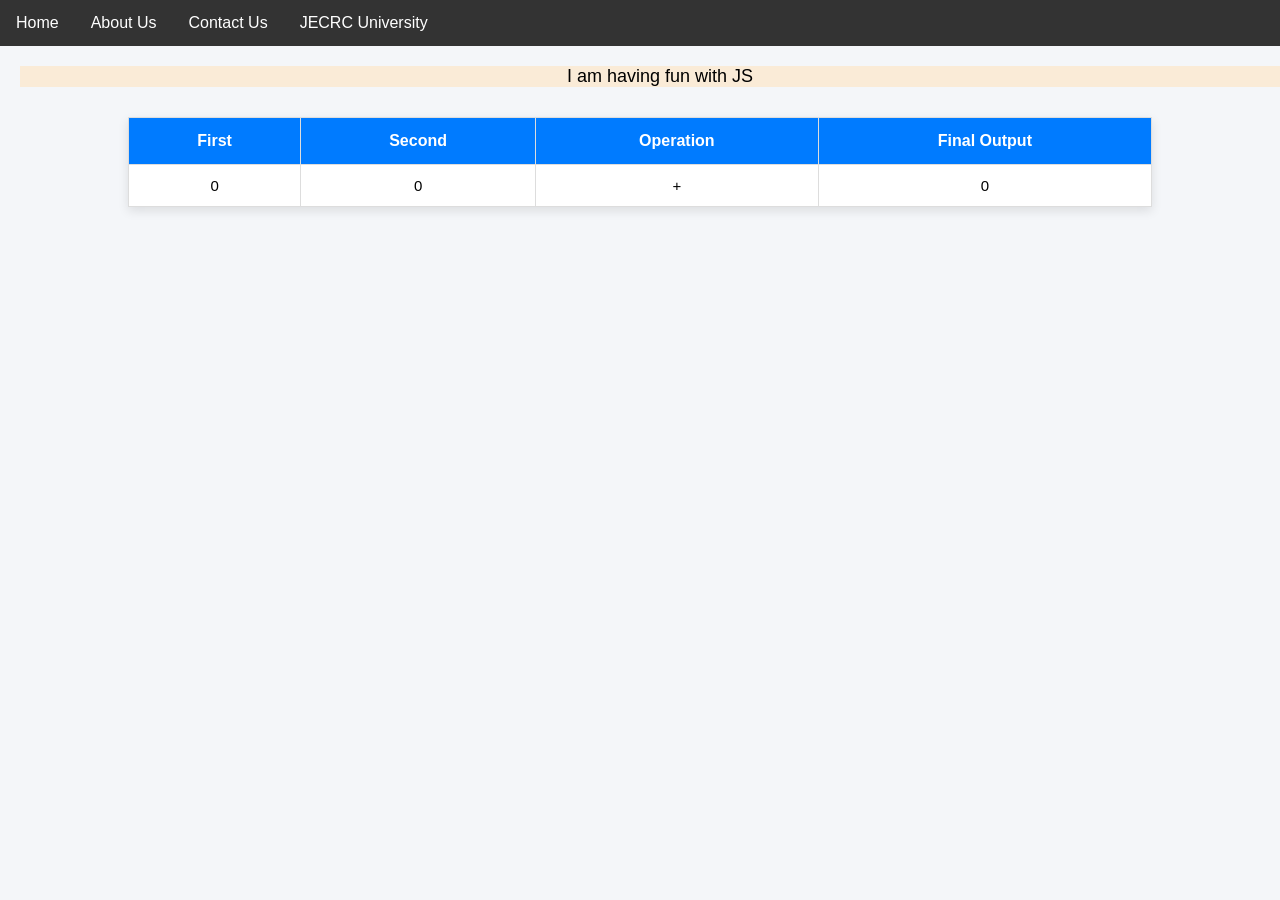
<file: localMondayCopy/index.html>
<!DOCTYPE html>
<html>
  <head>
    <title>Basic HTML</title>
    <link rel="stylesheet" href="style.css">
  </head>
  <body>
    <ul>
        <li><a href="index.html">Home</a></li>
        <li><a href="about.html">About Us</a></li>
        <li><a href="contact.html">Contact Us</a></li>
        <li><a href="https://jecrcu.edu.in/">JECRC University</a></li>
    </ul>
    <p>I am having fun with JS</p>

    <table>
      <thead>
        <tr>
          <th>First</th>
          <th>Second</th>
          <th>Operation</th>
          <th>Final Output</th>
        </tr>
      </thead>
      <tbody>
        <tr>
          <td id="first"></td>
          <td id="second"></td>
          <td>+</td>
          <td id="result"></td>
        </tr>
      </tbody>
    </table>

    <script>
      const first = Number(prompt("Enter the first number:"));
      const second = Number(prompt("Enter the second number:"));
      const result = first + second;

      document.getElementById("first").textContent = first;
      document.getElementById("second").textContent = second;
      document.getElementById("result").textContent = result;
      alert(`Final output: ${result}`);
    </script>
  </body>
</html>
</file>
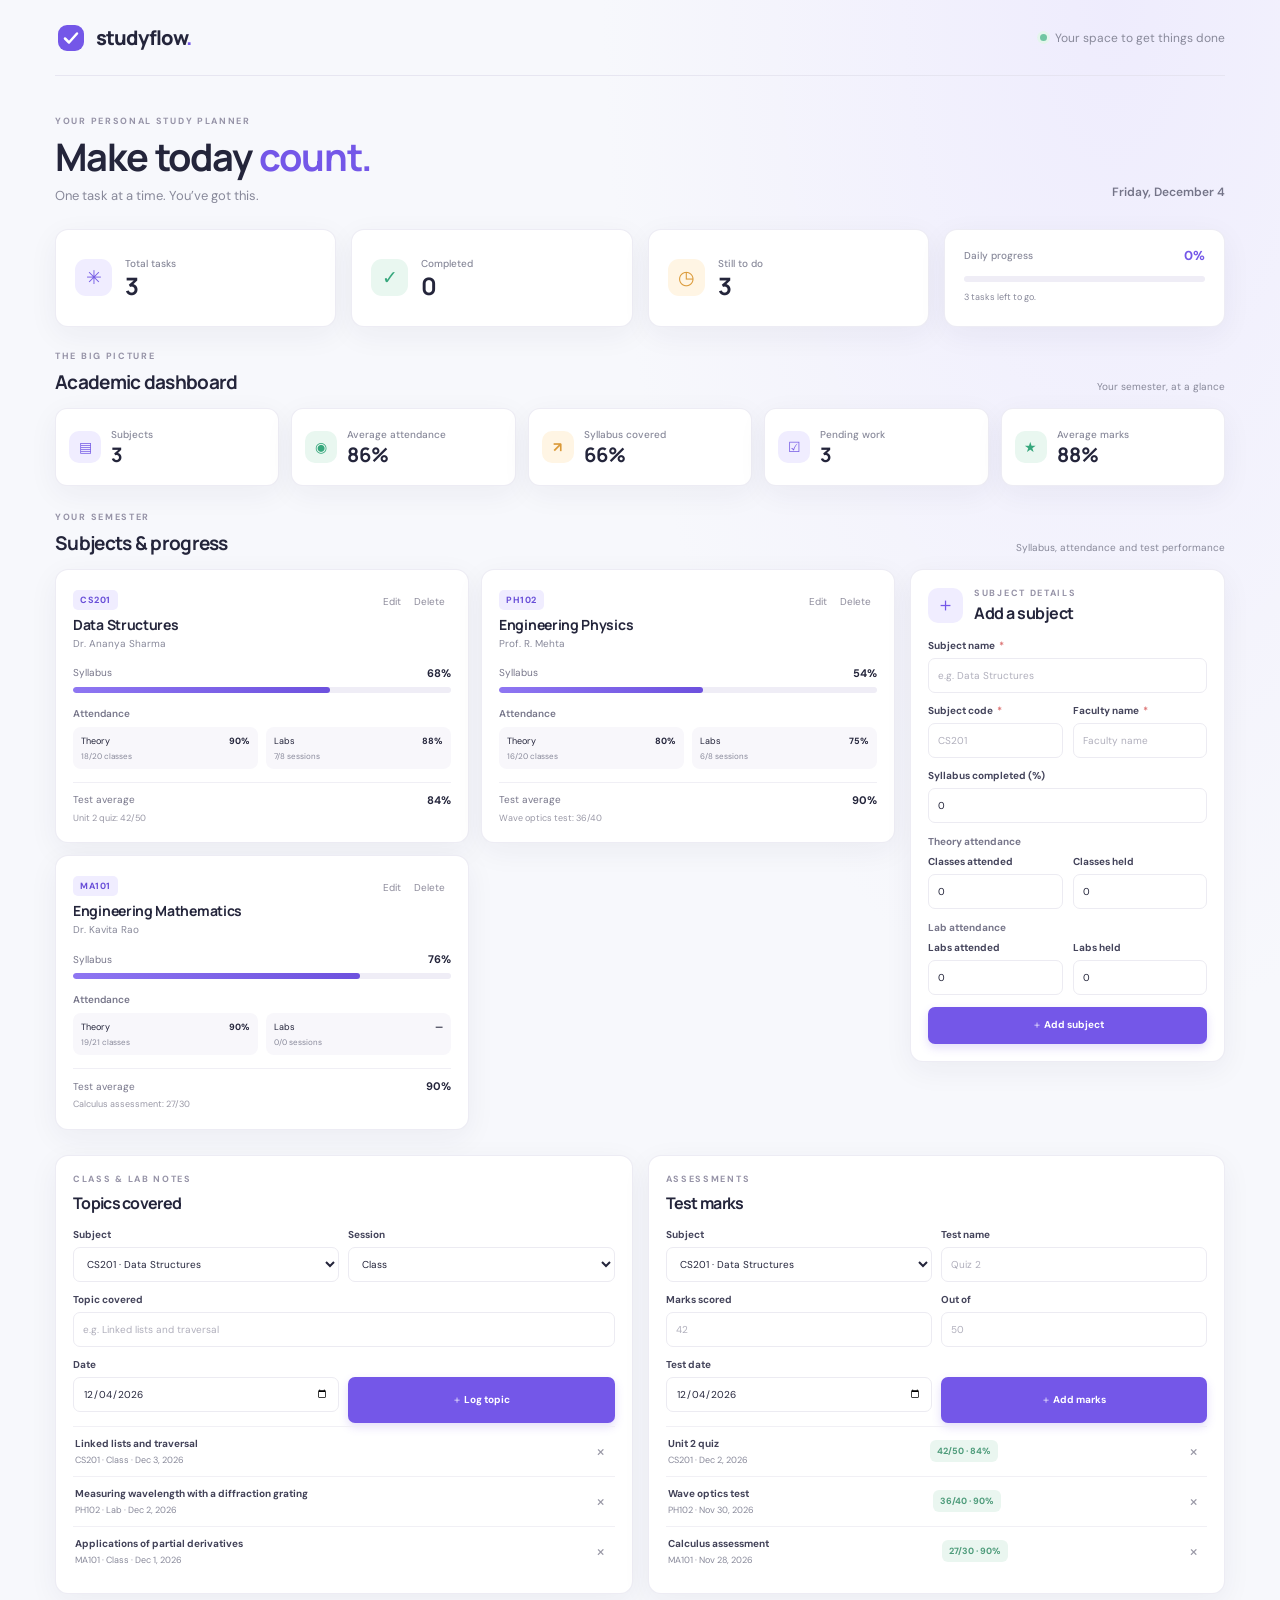
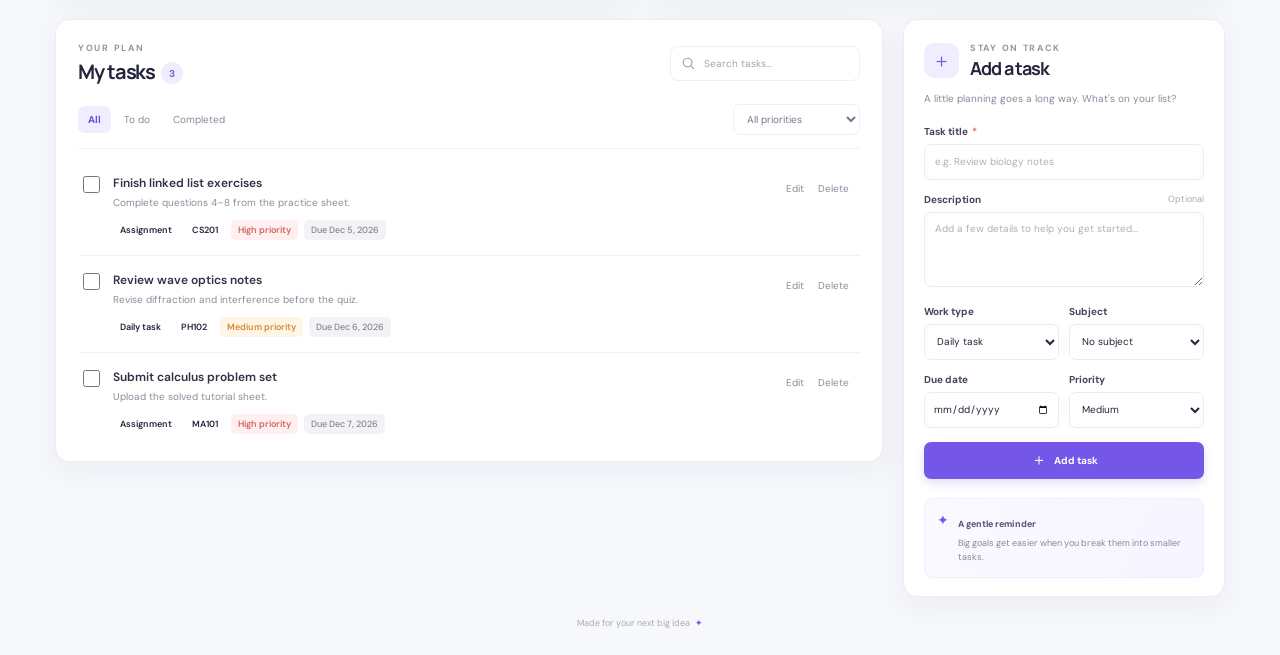
<file: localMondayCopy/Student.html>
<!DOCTYPE html>
<html lang="en">
  <head>
    <meta charset="UTF-8">
    <meta name="viewport" content="width=device-width, initial-scale=1">
    <meta name="theme-color" content="#f7f8fc">
    <meta name="description" content="Plan your study sessions and keep every assignment on track with your personal student task manager.">
    <title>Studyflow — Student Task Manager</title>
    <link rel="stylesheet" href="Student.css">
    <script src="Student.js" defer></script>
  </head>
  <body>
    <div class="app-shell">
      <header class="topbar">
        <a class="brand" href="Student.html" aria-label="Studyflow home">
          <span class="brand-mark" aria-hidden="true">
            <svg viewBox="0 0 32 32" fill="none">
              <rect x="3" y="3" width="26" height="26" rx="9" fill="currentColor"/>
              <path d="m10 16.5 4 4 8-9" stroke="white" stroke-width="2.5" stroke-linecap="round" stroke-linejoin="round"/>
            </svg>
          </span>
          <span>studyflow<span class="brand-period">.</span></span>
        </a>
        <div class="topbar-note"><span class="live-dot" aria-hidden="true"></span> Your space to get things done</div>
      </header>

      <main class="main-content">
        <section class="welcome-row" aria-labelledby="page-title">
          <div>
            <p class="eyebrow">YOUR PERSONAL STUDY PLANNER</p>
            <h1 id="page-title">Make today <span>count.</span></h1>
            <p class="welcome-copy">One task at a time. You’ve got this.</p>
          </div>
          <p class="today-date" id="today-date"></p>
        </section>

        <section class="stats-grid" aria-label="Task overview">
          <article class="stat-card">
            <span class="stat-icon stat-icon-purple" aria-hidden="true">✳</span>
            <div><p class="stat-label">Total tasks</p><p class="stat-value" id="total-count">0</p></div>
          </article>
          <article class="stat-card">
            <span class="stat-icon stat-icon-green" aria-hidden="true">✓</span>
            <div><p class="stat-label">Completed</p><p class="stat-value" id="completed-count">0</p></div>
          </article>
          <article class="stat-card">
            <span class="stat-icon stat-icon-amber" aria-hidden="true">◷</span>
            <div><p class="stat-label">Still to do</p><p class="stat-value" id="remaining-count">0</p></div>
          </article>
          <article class="stat-card progress-card">
            <div class="progress-heading"><p class="stat-label">Daily progress</p><p class="progress-percent" id="progress-percent">0%</p></div>
            <div class="progress-track" role="progressbar" aria-label="Daily task completion" aria-valuemin="0" aria-valuemax="100" aria-valuenow="0" id="progress-bar"><span id="progress-fill"></span></div>
            <p class="progress-caption" id="progress-caption">A fresh start. Pick your first task.</p>
          </article>
        </section>

        <section class="academic-dashboard" aria-labelledby="dashboard-heading">
          <div class="section-heading">
            <div><p class="eyebrow">THE BIG PICTURE</p><h2 id="dashboard-heading">Academic dashboard</h2></div>
            <p class="section-caption">Your semester, at a glance</p>
          </div>
          <div class="academic-stats">
            <article class="academic-stat"><span class="academic-stat-icon stat-icon-purple" aria-hidden="true">▤</span><div><p class="stat-label">Subjects</p><p class="stat-value" id="subject-count">0</p></div></article>
            <article class="academic-stat"><span class="academic-stat-icon stat-icon-green" aria-hidden="true">◉</span><div><p class="stat-label">Average attendance</p><p class="stat-value" id="attendance-average">—</p></div></article>
            <article class="academic-stat"><span class="academic-stat-icon stat-icon-amber" aria-hidden="true">↗</span><div><p class="stat-label">Syllabus covered</p><p class="stat-value" id="syllabus-average">—</p></div></article>
            <article class="academic-stat"><span class="academic-stat-icon stat-icon-purple" aria-hidden="true">☑</span><div><p class="stat-label">Pending work</p><p class="stat-value" id="pending-work">0</p></div></article>
            <article class="academic-stat"><span class="academic-stat-icon stat-icon-green" aria-hidden="true">★</span><div><p class="stat-label">Average marks</p><p class="stat-value" id="marks-average">—</p></div></article>
          </div>
        </section>

        <section class="academic-section" aria-labelledby="subjects-heading">
          <div class="section-heading">
            <div><p class="eyebrow">YOUR SEMESTER</p><h2 id="subjects-heading">Subjects & progress</h2></div>
            <p class="section-caption">Syllabus, attendance and test performance</p>
          </div>
          <div class="subject-layout">
            <div class="subject-grid" id="subject-list" aria-live="polite"></div>
            <aside class="academic-form-card">
              <div class="form-heading">
                <span class="form-heading-icon" aria-hidden="true" id="subject-form-icon">＋</span>
                <div><p class="eyebrow">SUBJECT DETAILS</p><h3 id="subject-form-heading">Add a subject</h3></div>
              </div>
              <form id="subject-form">
                <label class="field-label" for="subject-name">Subject name <span class="required-mark">*</span></label>
                <input id="subject-name" name="name" type="text" maxlength="80" placeholder="e.g. Data Structures" required>
                <div class="field-row">
                  <div class="field-column"><label class="field-label" for="subject-code">Subject code <span class="required-mark">*</span></label><input id="subject-code" name="code" type="text" maxlength="20" placeholder="CS201" required></div>
                  <div class="field-column"><label class="field-label" for="subject-faculty">Faculty name <span class="required-mark">*</span></label><input id="subject-faculty" name="faculty" type="text" maxlength="80" placeholder="Faculty name" required></div>
                </div>
                <label class="field-label" for="subject-syllabus">Syllabus completed (%)</label>
                <input id="subject-syllabus" name="syllabus" type="number" min="0" max="100" value="0" required>
                <p class="field-group-label">Theory attendance</p>
                <div class="field-row">
                  <div class="field-column"><label class="field-label" for="theory-attended">Classes attended</label><input id="theory-attended" name="theoryAttended" type="number" min="0" value="0" required></div>
                  <div class="field-column"><label class="field-label" for="theory-held">Classes held</label><input id="theory-held" name="theoryHeld" type="number" min="0" value="0" required></div>
                </div>
                <p class="field-group-label">Lab attendance</p>
                <div class="field-row">
                  <div class="field-column"><label class="field-label" for="lab-attended">Labs attended</label><input id="lab-attended" name="labAttended" type="number" min="0" value="0" required></div>
                  <div class="field-column"><label class="field-label" for="lab-held">Labs held</label><input id="lab-held" name="labHeld" type="number" min="0" value="0" required></div>
                </div>
                <p class="form-validation" id="subject-validation" role="alert" hidden></p>
                <div class="form-actions"><button class="button button-primary" type="submit" id="save-subject-button">＋ Add subject</button><button class="button button-quiet" type="button" id="cancel-subject-edit" hidden>Cancel</button></div>
              </form>
            </aside>
          </div>
        </section>

        <section class="academic-activity-grid" aria-label="Class and test tracking">
          <article class="academic-form-card activity-card">
            <div class="section-heading compact-heading"><div><p class="eyebrow">CLASS & LAB NOTES</p><h3>Topics covered</h3></div></div>
            <form id="topic-form" class="inline-academic-form">
              <div class="field-row">
                <div class="field-column"><label class="field-label" for="topic-subject">Subject</label><select id="topic-subject" name="subjectId" required></select></div>
                <div class="field-column"><label class="field-label" for="topic-type">Session</label><select id="topic-type" name="type"><option value="theory">Class</option><option value="lab">Lab</option></select></div>
              </div>
              <label class="field-label" for="topic-name">Topic covered</label>
              <input id="topic-name" name="topic" type="text" maxlength="140" placeholder="e.g. Linked lists and traversal" required>
              <div class="field-row">
                <div class="field-column"><label class="field-label" for="topic-date">Date</label><input id="topic-date" name="date" type="date" required></div>
                <div class="field-column form-submit-column"><span class="field-label" aria-hidden="true">&nbsp;</span><button class="button button-primary" type="submit">＋ Log topic</button></div>
              </div>
            </form>
            <div class="activity-list" id="topic-list" aria-live="polite"></div>
          </article>

          <article class="academic-form-card activity-card">
            <div class="section-heading compact-heading"><div><p class="eyebrow">ASSESSMENTS</p><h3>Test marks</h3></div></div>
            <form id="test-form" class="inline-academic-form">
              <div class="field-row">
                <div class="field-column"><label class="field-label" for="test-subject">Subject</label><select id="test-subject" name="subjectId" required></select></div>
                <div class="field-column"><label class="field-label" for="test-name">Test name</label><input id="test-name" name="name" type="text" maxlength="80" placeholder="Quiz 2" required></div>
              </div>
              <div class="field-row">
                <div class="field-column"><label class="field-label" for="test-score">Marks scored</label><input id="test-score" name="score" type="number" min="0" step="0.5" placeholder="42" required></div>
                <div class="field-column"><label class="field-label" for="test-total">Out of</label><input id="test-total" name="total" type="number" min="0.5" step="0.5" placeholder="50" required></div>
              </div>
              <div class="field-row">
                <div class="field-column"><label class="field-label" for="test-date">Test date</label><input id="test-date" name="date" type="date" required></div>
                <div class="field-column form-submit-column"><span class="field-label" aria-hidden="true">&nbsp;</span><button class="button button-primary" type="submit">＋ Add marks</button></div>
              </div>
              <p class="form-validation" id="test-validation" role="alert" hidden></p>
            </form>
            <div class="activity-list" id="test-list" aria-live="polite"></div>
          </article>
        </section>

        <div class="workspace-grid">
          <section class="task-panel" aria-labelledby="tasks-heading">
            <div class="panel-heading">
              <div>
                <p class="eyebrow">YOUR PLAN</p>
                <h2 id="tasks-heading">My tasks <span class="task-total-pill" id="list-count">0</span></h2>
              </div>
              <label class="search-box">
                <span class="sr-only">Search tasks</span>
                <svg viewBox="0 0 20 20" fill="none" aria-hidden="true"><circle cx="8.8" cy="8.8" r="5.8" stroke="currentColor" stroke-width="1.6"/><path d="m13.2 13.2 4 4" stroke="currentColor" stroke-width="1.6" stroke-linecap="round"/></svg>
                <input id="search-input" type="search" placeholder="Search tasks..." autocomplete="off">
              </label>
            </div>

            <div class="filter-bar" aria-label="Filter tasks">
              <div class="filter-group" aria-label="Completion status">
                <button class="filter-button is-active" type="button" data-status="all" aria-pressed="true">All</button>
                <button class="filter-button" type="button" data-status="active" aria-pressed="false">To do</button>
                <button class="filter-button" type="button" data-status="completed" aria-pressed="false">Completed</button>
              </div>
              <label class="priority-filter">
                <span class="sr-only">Filter by priority</span>
                <select id="priority-filter">
                  <option value="all">All priorities</option>
                  <option value="high">High priority</option>
                  <option value="medium">Medium priority</option>
                  <option value="low">Low priority</option>
                </select>
              </label>
            </div>

            <div class="task-list" id="task-list" aria-live="polite"></div>
          </section>

          <aside class="form-panel" aria-labelledby="form-heading">
            <div class="form-heading">
              <span class="form-heading-icon" aria-hidden="true" id="form-icon">＋</span>
              <div>
                <p class="eyebrow">STAY ON TRACK</p>
                <h2 id="form-heading">Add a task</h2>
              </div>
            </div>
            <p class="form-intro">A little planning goes a long way. What's on your list?</p>

            <form id="task-form">
              <label class="field-label" for="task-title">Task title <span class="required-mark">*</span></label>
              <input id="task-title" name="title" type="text" maxlength="100" placeholder="e.g. Review biology notes" required>

              <label class="field-label" for="task-description">Description <span class="optional-label">Optional</span></label>
              <textarea id="task-description" name="description" rows="3" maxlength="500" placeholder="Add a few details to help you get started..."></textarea>

              <div class="field-row">
                <div class="field-column">
                  <label class="field-label" for="task-category">Work type</label>
                  <select id="task-category" name="category">
                    <option value="daily">Daily task</option>
                    <option value="assignment">Assignment</option>
                  </select>
                </div>
                <div class="field-column">
                  <label class="field-label" for="task-subject">Subject</label>
                  <select id="task-subject" name="subjectId"><option value="">No subject</option></select>
                </div>
              </div>

              <div class="field-row">
                <div class="field-column">
                  <label class="field-label" for="task-due-date">Due date</label>
                  <input id="task-due-date" name="dueDate" type="date">
                </div>
                <div class="field-column">
                  <label class="field-label" for="task-priority">Priority</label>
                  <select id="task-priority" name="priority">
                    <option value="medium">Medium</option>
                    <option value="high">High</option>
                    <option value="low">Low</option>
                  </select>
                </div>
              </div>

              <div class="form-actions">
                <button class="button button-primary" id="save-task-button" type="submit"><span id="save-button-icon" aria-hidden="true">＋</span> Add task</button>
                <button class="button button-quiet" id="cancel-edit-button" type="button" hidden>Cancel</button>
              </div>
              <p class="storage-error" id="storage-error" role="alert" hidden>We couldn't save your tasks in this browser. Check your browser's storage settings and try again.</p>
            </form>

            <div class="study-tip">
              <span class="tip-sparkle" aria-hidden="true">✦</span>
              <div><strong>A gentle reminder</strong><p>Big goals get easier when you break them into smaller tasks.</p></div>
            </div>
          </aside>
        </div>

        <footer class="page-footer">Made for your next big idea <span aria-hidden="true">✦</span></footer>
      </main>
    </div>
  </body>
</html>
</file>
<file: localMondayCopy/style.css>
p{
    background-color: antiquewhite;
    width: 100%;
    height: ;
}
/* General styling */
body {
    margin: 0;
    padding: 0;
    font-family: Arial, sans-serif;
    background-color: #f4f6f9;
}

p {
    margin: 20px;
    font-size: 18px;
    text-align: center;
}

/* Navigation menu */
ul {
    list-style-type: none;
    margin: 0;
    padding: 0;
    overflow: hidden;
    background-color: #333333;
}

ul li {
    float: left;
}

ul li a {
    display: block;
    color: white;
    text-align: center;
    padding: 14px 16px;
    text-decoration: none;
}

ul li a:hover {
    background-color: #111111;
}

/* Table styling */
table {
    width: 80%;
    margin: 30px auto;
    border-collapse: collapse;
    background-color: white;
    box-shadow: 0 4px 10px rgba(0, 0, 0, 0.1);
}

/* Table header */
th {
    background-color: #007bff;
    color: white;
    padding: 14px;
    text-align: center;
    border: 1px solid #dddddd;
}

/* Table cells */
td {
    padding: 12px;
    text-align: center;
    border: 1px solid #dddddd;
    font-size: 15px;
}

/* Alternate row colors */
tbody tr:nth-child(even) {
    background-color: #f2f6fc;
}

/* Hover effect */
tbody tr:hover {
    background-color: #dceeff;
}

/* Highlight output column */
.output {
    color: #198754;
    font-weight: bold;
}

/* Responsive table */
@media (max-width: 600px) {
    table {
        width: 96%;
    }

    th,
    td {
        padding: 8px 5px;
        font-size: 12px;
    }
}
</file>
<file: localMondayCopy/Student.css>
@import url("https://fonts.googleapis.com/css2?family=DM+Sans:wght@400;500;600;700&family=Manrope:wght@400;500;600;700;800&display=swap");

:root {
  color-scheme: light;
  --page: #f7f8fc;
  --surface: #fff;
  --ink: #24253b;
  --muted: #88899a;
  --line: #eeeef4;
  --purple: #7457e8;
  --purple-dark: #6143d6;
  --purple-soft: #f0edff;
  --green: #31a77b;
  --amber: #eda94b;
  --shadow: 0 8px 30px rgba(39, 36, 75, 0.055);
  --shadow-hover: 0 16px 36px rgba(54, 43, 111, 0.12);
  font-family: "DM Sans", sans-serif;
  font-synthesis: none;
  text-rendering: optimizeLegibility;
}

* {
  box-sizing: border-box;
}

body {
  min-width: 320px;
  min-height: 100vh;
  margin: 0;
  color: var(--ink);
  background:
    radial-gradient(ellipse at 87% 0%, rgba(229, 223, 255, 0.48), transparent 32rem),
    var(--page);
}

button,
input,
textarea,
select {
  font: inherit;
}

button,
select {
  cursor: pointer;
}

.app-shell {
  width: min(1170px, calc(100% - 56px));
  margin: 0 auto;
}

.topbar {
  height: 76px;
  display: flex;
  align-items: center;
  justify-content: space-between;
  border-bottom: 1px solid rgba(228, 227, 239, 0.8);
}

.brand {
  display: inline-flex;
  align-items: center;
  gap: 9px;
  color: var(--ink);
  font-family: "Manrope", sans-serif;
  font-size: 20px;
  font-weight: 800;
  letter-spacing: -1px;
  text-decoration: none;
}

.brand-mark,
.brand-mark svg {
  display: block;
  width: 32px;
  height: 32px;
}

.brand-mark {
  color: var(--purple);
}

.brand-period,
.welcome-row h1 span {
  color: var(--purple);
}

.topbar-note {
  display: inline-flex;
  align-items: center;
  gap: 8px;
  color: var(--muted);
  font-size: 12px;
}

.live-dot {
  width: 7px;
  height: 7px;
  border-radius: 50%;
  background: #70c6a2;
  box-shadow: 0 0 0 3px #e5f5ed;
}

.main-content {
  padding: 39px 0 22px;
}

.welcome-row {
  display: flex;
  align-items: flex-end;
  justify-content: space-between;
  margin-bottom: 25px;
}

.eyebrow {
  margin: 0 0 7px;
  color: #9693a7;
  font-size: 9px;
  font-weight: 700;
  letter-spacing: 1.7px;
}

.welcome-row h1,
.panel-heading h2,
.form-heading h2 {
  margin: 0;
  font-family: "Manrope", sans-serif;
  letter-spacing: -1.1px;
}

.welcome-row h1 {
  font-size: clamp(29px, 4vw, 38px);
  line-height: 1.2;
}

.welcome-copy {
  margin: 7px 0 0;
  color: var(--muted);
  font-size: 13px;
}

.today-date {
  margin: 0 0 4px;
  color: #747488;
  font-size: 12px;
  font-weight: 600;
}

.stats-grid {
  display: grid;
  grid-template-columns: repeat(4, minmax(0, 1fr));
  gap: 15px;
  margin-bottom: 23px;
}

.stat-card {
  min-height: 98px;
  display: flex;
  align-items: center;
  gap: 13px;
  padding: 17px 19px;
  border: 1px solid rgba(235, 234, 243, 0.9);
  border-radius: 13px;
  background: var(--surface);
  box-shadow: var(--shadow);
  transition: transform 180ms ease, box-shadow 180ms ease;
}

.stat-card:hover {
  transform: translateY(-3px);
  box-shadow: var(--shadow-hover);
}

.stat-icon {
  width: 37px;
  height: 37px;
  display: grid;
  flex: 0 0 auto;
  place-items: center;
  border-radius: 11px;
  font-size: 19px;
  font-weight: 700;
}

.stat-icon-purple {
  color: #775de5;
  background: #f0edff;
}

.stat-icon-green {
  color: #36a77c;
  background: #e9f7f0;
}

.stat-icon-amber {
  color: #db9a39;
  background: #fff5e4;
}

.stat-label,
.stat-value {
  margin: 0;
}

.stat-label {
  color: var(--muted);
  font-size: 10px;
  font-weight: 500;
}

.stat-value {
  margin-top: 4px;
  font-family: "Manrope", sans-serif;
  font-size: 24px;
  font-weight: 700;
  line-height: 1;
}

.progress-card {
  display: block;
  padding: 17px 19px;
}

.progress-heading {
  display: flex;
  align-items: center;
  justify-content: space-between;
}

.progress-percent {
  margin: 0;
  color: var(--purple);
  font-size: 13px;
  font-weight: 700;
}

.progress-track {
  height: 6px;
  margin: 12px 0 9px;
  overflow: hidden;
  border-radius: 99px;
  background: #efedf6;
}

.progress-track span {
  width: 0;
  height: 100%;
  display: block;
  border-radius: inherit;
  background: linear-gradient(90deg, #8e76f2, #6d51de);
  transition: width 250ms ease;
}

.progress-caption {
  margin: 0;
  overflow: hidden;
  color: var(--muted);
  font-size: 9px;
  text-overflow: ellipsis;
  white-space: nowrap;
}

.workspace-grid {
  display: grid;
  grid-template-columns: minmax(0, 1fr) 322px;
  align-items: start;
  gap: 20px;
}

.task-panel,
.form-panel {
  border: 1px solid rgba(235, 234, 243, 0.9);
  border-radius: 15px;
  background: var(--surface);
  box-shadow: var(--shadow);
}

.task-panel {
  min-width: 0;
  min-height: 440px;
  padding: 22px 22px 12px;
}

.panel-heading {
  display: flex;
  align-items: center;
  justify-content: space-between;
  gap: 14px;
}

.panel-heading .eyebrow {
  margin-bottom: 5px;
}

.panel-heading h2,
.form-heading h2 {
  font-size: 20px;
  line-height: 1.3;
}

.task-total-pill {
  display: inline-grid;
  min-width: 22px;
  height: 22px;
  margin-left: 3px;
  padding: 0 6px;
  place-items: center;
  border-radius: 99px;
  color: #7660d4;
  background: var(--purple-soft);
  font-family: "DM Sans", sans-serif;
  font-size: 10px;
  letter-spacing: 0;
  vertical-align: 2px;
}

.search-box {
  width: 190px;
  height: 35px;
  display: flex;
  align-items: center;
  gap: 8px;
  padding: 0 10px;
  border: 1px solid var(--line);
  border-radius: 8px;
  color: #a4a2b2;
  background: #fff;
  transition: border-color 160ms ease, box-shadow 160ms ease;
}

.search-box:focus-within {
  border-color: #b6a8fb;
  box-shadow: 0 0 0 3px rgba(116, 87, 232, 0.1);
}

.search-box svg {
  width: 15px;
  height: 15px;
  flex: 0 0 auto;
}

.search-box input {
  width: 100%;
  min-width: 0;
  padding: 0;
  border: 0;
  outline: 0;
  color: var(--ink);
  background: transparent;
  font-size: 10px;
}

.search-box input::placeholder {
  color: #a4a2b2;
}

.filter-bar {
  display: flex;
  align-items: center;
  justify-content: space-between;
  gap: 10px;
  margin: 19px 0 10px;
  padding-bottom: 13px;
  border-bottom: 1px solid #f1f0f5;
}

.filter-group {
  display: flex;
  align-items: center;
  gap: 3px;
}

.filter-button {
  padding: 7px 10px;
  border: 0;
  border-radius: 7px;
  color: #89899b;
  background: transparent;
  font-size: 10px;
  transition: color 160ms ease, background 160ms ease;
}

.filter-button:hover {
  color: var(--purple);
  background: #f7f5ff;
}

.filter-button.is-active {
  color: #684ed8;
  background: var(--purple-soft);
  font-weight: 700;
}

.priority-filter select {
  max-width: 130px;
  padding: 7px 22px 7px 9px;
  border: 1px solid var(--line);
  border-radius: 7px;
  outline: 0;
  color: #77778b;
  background-color: white;
  font-size: 10px;
}

.priority-filter select:focus,
.field-column select:focus,
input:focus-visible,
textarea:focus-visible {
  border-color: #b6a8fb;
  outline: 0;
  box-shadow: 0 0 0 3px rgba(116, 87, 232, 0.1);
}

.task-list {
  display: grid;
}

.task-item {
  display: grid;
  grid-template-columns: 19px minmax(0, 1fr) auto;
  align-items: start;
  gap: 11px;
  padding: 15px 5px;
  border-bottom: 1px solid #f2f1f6;
  transition: background-color 160ms ease;
}

.task-item:hover {
  background: #fbfaff;
}

.task-item:last-child {
  border-bottom: 0;
}

.task-checkbox {
  width: 17px;
  height: 17px;
  margin: 2px 0 0;
  accent-color: var(--purple);
  cursor: pointer;
}

.task-main {
  min-width: 0;
}

.task-title {
  overflow-wrap: anywhere;
  color: #303046;
  font-size: 12px;
  font-weight: 600;
  line-height: 1.5;
}

.task-description {
  margin: 3px 0 0;
  overflow-wrap: anywhere;
  color: #8c8b9c;
  font-size: 10px;
  line-height: 1.6;
  white-space: pre-wrap;
}

.task-item.is-completed .task-title {
  color: #a1a0ae;
  text-decoration: line-through;
}

.task-meta {
  display: flex;
  flex-wrap: wrap;
  align-items: center;
  gap: 6px;
  margin-top: 9px;
}

.task-badge,
.task-due {
  display: inline-flex;
  align-items: center;
  padding: 4px 7px;
  border-radius: 5px;
  font-size: 9px;
  font-weight: 600;
}

.priority-high {
  color: #d26464;
  background: #fff0ef;
}

.priority-medium {
  color: #d18b31;
  background: #fff5e7;
}

.priority-low {
  color: #4d9b7a;
  background: #eaf6f0;
}

.task-due {
  gap: 4px;
  color: #848394;
  background: #f3f2f7;
  font-weight: 500;
}

.task-due.is-overdue {
  color: #c95757;
  background: #fff0ef;
}

.task-actions {
  display: flex;
  gap: 2px;
}

.task-action {
  min-width: 29px;
  height: 29px;
  padding: 0 6px;
  border: 0;
  border-radius: 6px;
  color: #8d8b9b;
  background: transparent;
  font-size: 10px;
  transition: color 150ms ease, background 150ms ease;
}

.task-action:hover {
  color: var(--purple);
  background: var(--purple-soft);
}

.task-action-delete:hover {
  color: #d05e5e;
  background: #fff0ef;
}

.empty-state {
  padding: 44px 15px 38px;
  text-align: center;
}

.empty-illustration {
  width: 47px;
  height: 47px;
  display: grid;
  margin: 0 auto 13px;
  place-items: center;
  border-radius: 15px;
  color: var(--purple);
  background: var(--purple-soft);
  font-size: 21px;
}

.empty-state h3 {
  margin: 0;
  font-family: "Manrope", sans-serif;
  font-size: 14px;
}

.empty-state p {
  margin: 6px 0 0;
  color: var(--muted);
  font-size: 11px;
}

.form-panel {
  padding: 22px 20px 18px;
}

.form-heading {
  display: flex;
  align-items: center;
  gap: 11px;
}

.form-heading-icon {
  width: 35px;
  height: 35px;
  display: grid;
  place-items: center;
  border-radius: 10px;
  color: var(--purple);
  background: var(--purple-soft);
  font-size: 19px;
  font-weight: 500;
}

.form-heading .eyebrow {
  margin-bottom: 3px;
}

.form-heading h2 {
  font-size: 18px;
}

.form-intro {
  margin: 11px 0 18px;
  color: var(--muted);
  font-size: 10px;
  line-height: 1.6;
}

.field-label {
  display: flex;
  align-items: center;
  gap: 4px;
  margin: 0 0 6px;
  color: #44445b;
  font-size: 10px;
  font-weight: 700;
}

.required-mark {
  color: #dc7474;
}

.optional-label {
  margin-left: auto;
  color: #aaa9b6;
  font-size: 9px;
  font-weight: 400;
}

#task-form > input,
#task-form > textarea,
.field-column input,
.field-column select {
  width: 100%;
  min-height: 36px;
  margin-bottom: 13px;
  padding: 8px 10px;
  border: 1px solid #ecebf2;
  border-radius: 7px;
  outline: 0;
  color: var(--ink);
  background: #fff;
  font-size: 10px;
  transition: border-color 160ms ease, box-shadow 160ms ease;
}

#task-form input::placeholder,
#task-form textarea::placeholder {
  color: #b0afbc;
}

#task-form > textarea {
  min-height: 75px;
  resize: vertical;
  line-height: 1.6;
}

.field-row {
  display: grid;
  grid-template-columns: 1fr 1fr;
  gap: 10px;
}

.field-column {
  min-width: 0;
}

.field-column input,
.field-column select {
  padding: 7px 8px;
}

.form-actions {
  display: flex;
  gap: 8px;
  margin-top: 1px;
}

.button {
  min-height: 37px;
  display: inline-flex;
  align-items: center;
  justify-content: center;
  gap: 7px;
  padding: 0 13px;
  border: 1px solid transparent;
  border-radius: 7px;
  font-size: 10px;
  font-weight: 700;
  transition: transform 160ms ease, background-color 160ms ease, box-shadow 160ms ease;
}

.button:active {
  transform: translateY(1px);
}

.button-primary {
  flex: 1;
  color: #fff;
  background: var(--purple);
  box-shadow: 0 4px 10px rgba(116, 87, 232, 0.2);
}

.button-primary:hover {
  background: var(--purple-dark);
  box-shadow: 0 7px 16px rgba(116, 87, 232, 0.27);
}

.button-primary span {
  font-size: 16px;
  font-weight: 400;
}

.button-quiet {
  color: #77768a;
  background: #f6f5f9;
}

.button-quiet:hover {
  color: var(--ink);
  background: #eeedf4;
}

.storage-error {
  margin: 10px 0 0;
  color: #b44d4d;
  font-size: 10px;
  line-height: 1.5;
}

.study-tip {
  display: flex;
  gap: 9px;
  margin-top: 19px;
  padding: 12px;
  border: 1px solid #efecff;
  border-radius: 9px;
  background: linear-gradient(115deg, #faf9ff, #f6f4ff);
}

.tip-sparkle {
  color: var(--purple);
  font-size: 14px;
}

.study-tip strong {
  color: #595174;
  font-size: 9px;
}

.study-tip p {
  margin: 4px 0 0;
  color: #89869c;
  font-size: 9px;
  line-height: 1.6;
}

.page-footer {
  padding: 20px 0 4px;
  color: #aaa9b5;
  font-size: 9px;
  text-align: center;
}

.page-footer span {
  margin-left: 3px;
  color: var(--purple);
}

.sr-only {
  position: absolute;
  width: 1px;
  height: 1px;
  overflow: hidden;
  clip: rect(0, 0, 0, 0);
  white-space: nowrap;
  clip-path: inset(50%);
}

[hidden] {
  display: none !important;
}

@media (max-width: 900px) {
  .workspace-grid {
    grid-template-columns: minmax(0, 1fr) 285px;
    gap: 15px;
  }

  .stats-grid {
    grid-template-columns: repeat(2, minmax(0, 1fr));
  }
}

@media (max-width: 680px) {
  .app-shell {
    width: min(100% - 32px, 520px);
  }

  .topbar {
    height: 64px;
  }

  .main-content {
    padding-top: 29px;
  }

  .welcome-row {
    align-items: flex-start;
    gap: 10px;
  }

  .today-date {
    max-width: 125px;
    padding-top: 7px;
    font-size: 10px;
    text-align: right;
  }

  .workspace-grid {
    grid-template-columns: 1fr;
  }

  .form-panel {
    grid-row: 1;
  }

  .task-panel {
    grid-row: 2;
    padding: 19px 15px 10px;
  }

  .form-panel {
    padding: 19px 17px 16px;
  }

  .form-intro {
    margin-bottom: 14px;
  }

  .study-tip {
    margin-top: 14px;
  }
}

@media (max-width: 430px) {
  .app-shell {
    width: calc(100% - 24px);
  }

  .topbar-note {
    font-size: 10px;
  }

  .welcome-row h1 {
    font-size: 29px;
  }

  .stats-grid {
    gap: 9px;
  }

  .stat-card {
    min-height: 84px;
    gap: 9px;
    padding: 12px;
  }

  .stat-icon {
    width: 32px;
    height: 32px;
    font-size: 17px;
  }

  .stat-value {
    font-size: 21px;
  }

  .progress-card {
    padding: 13px 12px;
  }

  .panel-heading {
    align-items: flex-start;
    flex-direction: column;
  }

  .search-box {
    width: 100%;
  }

  .filter-bar {
    align-items: flex-start;
    flex-direction: column;
  }

  .filter-group {
    width: 100%;
    justify-content: space-between;
  }

  .priority-filter,
  .priority-filter select {
    width: 100%;
    max-width: none;
  }

  .task-item {
    grid-template-columns: 18px minmax(0, 1fr);
    gap: 9px;
  }

  .task-actions {
    grid-column: 2;
    margin-top: -2px;
  }
}

@media (prefers-reduced-motion: reduce) {
  *,
  *::before,
  *::after {
    scroll-behavior: auto !important;
    transition-duration: 0.01ms !important;
  }
}

.academic-dashboard,
.academic-section,
.academic-activity-grid {
  margin-bottom: 25px;
}

.section-heading {
  display: flex;
  align-items: flex-end;
  justify-content: space-between;
  gap: 12px;
  margin-bottom: 13px;
}

.section-heading h2,
.section-heading h3 {
  margin: 0;
  font-family: "Manrope", sans-serif;
  font-size: 19px;
  letter-spacing: -0.7px;
}

.section-heading h3 {
  font-size: 16px;
}

.section-caption {
  margin: 0 0 2px;
  color: var(--muted);
  font-size: 10px;
}

.academic-stats {
  display: grid;
  grid-template-columns: repeat(5, minmax(0, 1fr));
  gap: 12px;
}

.academic-stat {
  min-width: 0;
  min-height: 78px;
  display: flex;
  align-items: center;
  gap: 10px;
  padding: 13px;
  border: 1px solid rgba(235, 234, 243, 0.9);
  border-radius: 12px;
  background: var(--surface);
  box-shadow: var(--shadow);
  transition: transform 180ms ease, box-shadow 180ms ease;
}

.academic-stat:hover,
.subject-card:hover,
.academic-form-card:hover {
  transform: translateY(-2px);
  box-shadow: var(--shadow-hover);
}

.academic-stat-icon {
  width: 32px;
  height: 32px;
  display: grid;
  flex: 0 0 auto;
  place-items: center;
  border-radius: 10px;
  font-size: 14px;
  font-weight: 700;
}

.academic-stat .stat-value {
  font-size: 20px;
}

.subject-layout {
  display: grid;
  grid-template-columns: minmax(0, 1fr) 315px;
  align-items: start;
  gap: 15px;
}

.subject-grid {
  min-width: 0;
  display: grid;
  grid-template-columns: repeat(2, minmax(0, 1fr));
  gap: 12px;
}

.subject-card,
.academic-form-card {
  min-width: 0;
  padding: 17px;
  border: 1px solid rgba(235, 234, 243, 0.9);
  border-radius: 13px;
  background: var(--surface);
  box-shadow: var(--shadow);
  transition: transform 180ms ease, box-shadow 180ms ease;
}

.subject-card-header {
  display: flex;
  align-items: flex-start;
  justify-content: space-between;
  gap: 8px;
  margin-bottom: 16px;
}

.subject-title-group {
  min-width: 0;
}

.subject-code {
  display: inline-block;
  margin-bottom: 5px;
  padding: 4px 7px;
  border-radius: 5px;
  color: #684ed8;
  background: var(--purple-soft);
  font-size: 9px;
  font-weight: 700;
  letter-spacing: 0.5px;
}

.subject-name {
  margin: 0;
  overflow-wrap: anywhere;
  font-family: "Manrope", sans-serif;
  font-size: 14px;
  letter-spacing: -0.3px;
}

.subject-faculty {
  margin: 3px 0 0;
  color: var(--muted);
  font-size: 10px;
}

.subject-actions {
  display: flex;
  gap: 1px;
}

.metric-heading,
.attendance-line,
.subject-performance {
  display: flex;
  align-items: center;
  justify-content: space-between;
  gap: 8px;
}

.metric-heading {
  color: #77768a;
  font-size: 10px;
}

.metric-heading strong,
.attendance-line strong,
.subject-performance strong {
  color: var(--ink);
  font-size: 11px;
}

.subject-progress-track {
  height: 6px;
  margin: 7px 0 14px;
  overflow: hidden;
  border-radius: 99px;
  background: #efedf6;
}

.subject-progress-track span {
  height: 100%;
  display: block;
  border-radius: inherit;
  background: linear-gradient(90deg, #8e76f2, #6d51de);
}

.subject-subheading {
  margin: 0 0 7px;
  color: #77768a;
  font-size: 10px;
  font-weight: 600;
}

.attendance-grid {
  display: grid;
  grid-template-columns: 1fr 1fr;
  gap: 8px;
}

.attendance-entry {
  padding: 8px;
  border-radius: 8px;
  background: #f8f7fb;
}

.attendance-line span,
.attendance-line strong {
  font-size: 9px;
}

.attendance-detail {
  margin: 4px 0 0;
  color: var(--muted);
  font-size: 8px;
}

.subject-performance {
  margin-top: 13px;
  padding-top: 10px;
  border-top: 1px solid #f0eff5;
  color: #77768a;
  font-size: 10px;
}

.subject-test-summary {
  margin: 5px 0 0;
  color: #9998a6;
  font-size: 9px;
  line-height: 1.5;
}

.academic-form-card .form-heading {
  margin-bottom: 15px;
}

.academic-form-card .form-heading h3 {
  margin: 0;
  font-family: "Manrope", sans-serif;
  font-size: 16px;
  letter-spacing: -0.5px;
}

.academic-form-card input,
.academic-form-card select {
  width: 100%;
  min-width: 0;
  min-height: 35px;
  margin-bottom: 11px;
  padding: 7px 9px;
  border: 1px solid #ecebf2;
  border-radius: 7px;
  outline: 0;
  color: var(--ink);
  background: #fff;
  font-size: 10px;
  transition: border-color 160ms ease, box-shadow 160ms ease;
}

.academic-form-card input:focus,
.academic-form-card select:focus {
  border-color: #b6a8fb;
  box-shadow: 0 0 0 3px rgba(116, 87, 232, 0.1);
}

.academic-form-card input::placeholder {
  color: #b0afbc;
}

.field-group-label {
  margin: 1px 0 7px;
  color: #77768a;
  font-size: 10px;
  font-weight: 700;
}

.form-validation {
  margin: 0 0 10px;
  color: #b44d4d;
  font-size: 10px;
  line-height: 1.5;
}

.academic-form-card .button {
  width: 100%;
}

.academic-activity-grid {
  display: grid;
  grid-template-columns: repeat(2, minmax(0, 1fr));
  gap: 15px;
}

.activity-card {
  padding: 17px;
}

.compact-heading {
  margin-bottom: 14px;
}

.inline-academic-form .field-row {
  gap: 9px;
}

.inline-academic-form .field-column {
  min-width: 0;
}

.form-submit-column {
  display: flex;
  flex-direction: column;
  align-items: stretch;
}

.form-submit-column .field-label {
  flex: 0 0 auto;
}

.activity-list {
  display: grid;
  margin-top: 3px;
}

.activity-row {
  min-width: 0;
  display: flex;
  align-items: center;
  justify-content: space-between;
  gap: 8px;
  padding: 10px 2px;
  border-top: 1px solid #f1f0f5;
}

.activity-row-main {
  min-width: 0;
}

.activity-row-main strong {
  display: block;
  overflow-wrap: anywhere;
  color: #424258;
  font-size: 10px;
}

.activity-row-main p {
  margin: 4px 0 0;
  color: var(--muted);
  font-size: 9px;
}

.test-score-badge {
  flex: 0 0 auto;
  padding: 5px 7px;
  border-radius: 6px;
  color: #4d9b7a;
  background: #eaf6f0;
  font-size: 9px;
  font-weight: 700;
}

.activity-delete {
  width: 24px;
  height: 24px;
  flex: 0 0 auto;
  border: 0;
  border-radius: 6px;
  color: #9998a6;
  background: transparent;
  font-size: 17px;
  line-height: 1;
}

.activity-delete:hover {
  color: #d05e5e;
  background: #fff0ef;
}

.activity-empty {
  margin: 0;
  padding: 13px 2px 3px;
  border-top: 1px solid #f1f0f5;
  color: var(--muted);
  font-size: 10px;
}

.subject-empty {
  grid-column: 1 / -1;
  padding: 30px 14px;
}

@media (max-width: 1050px) {
  .academic-stats {
    grid-template-columns: repeat(3, minmax(0, 1fr));
  }

  .subject-layout {
    grid-template-columns: minmax(0, 1fr) 285px;
  }
}

@media (max-width: 760px) {
  .subject-layout {
    grid-template-columns: 1fr;
  }

  .subject-grid {
    grid-template-columns: repeat(2, minmax(0, 1fr));
  }

  .academic-activity-grid {
    grid-template-columns: 1fr;
  }
}

@media (max-width: 520px) {
  .academic-stats {
    grid-template-columns: repeat(2, minmax(0, 1fr));
    gap: 9px;
  }

  .academic-stat {
    min-height: 70px;
    padding: 10px;
  }

  .academic-stat .stat-value {
    font-size: 18px;
  }

  .subject-grid {
    grid-template-columns: 1fr;
  }

  .section-heading {
    align-items: flex-start;
    flex-direction: column;
    gap: 5px;
  }

  .section-heading h2 {
    font-size: 18px;
  }
}
</file>
